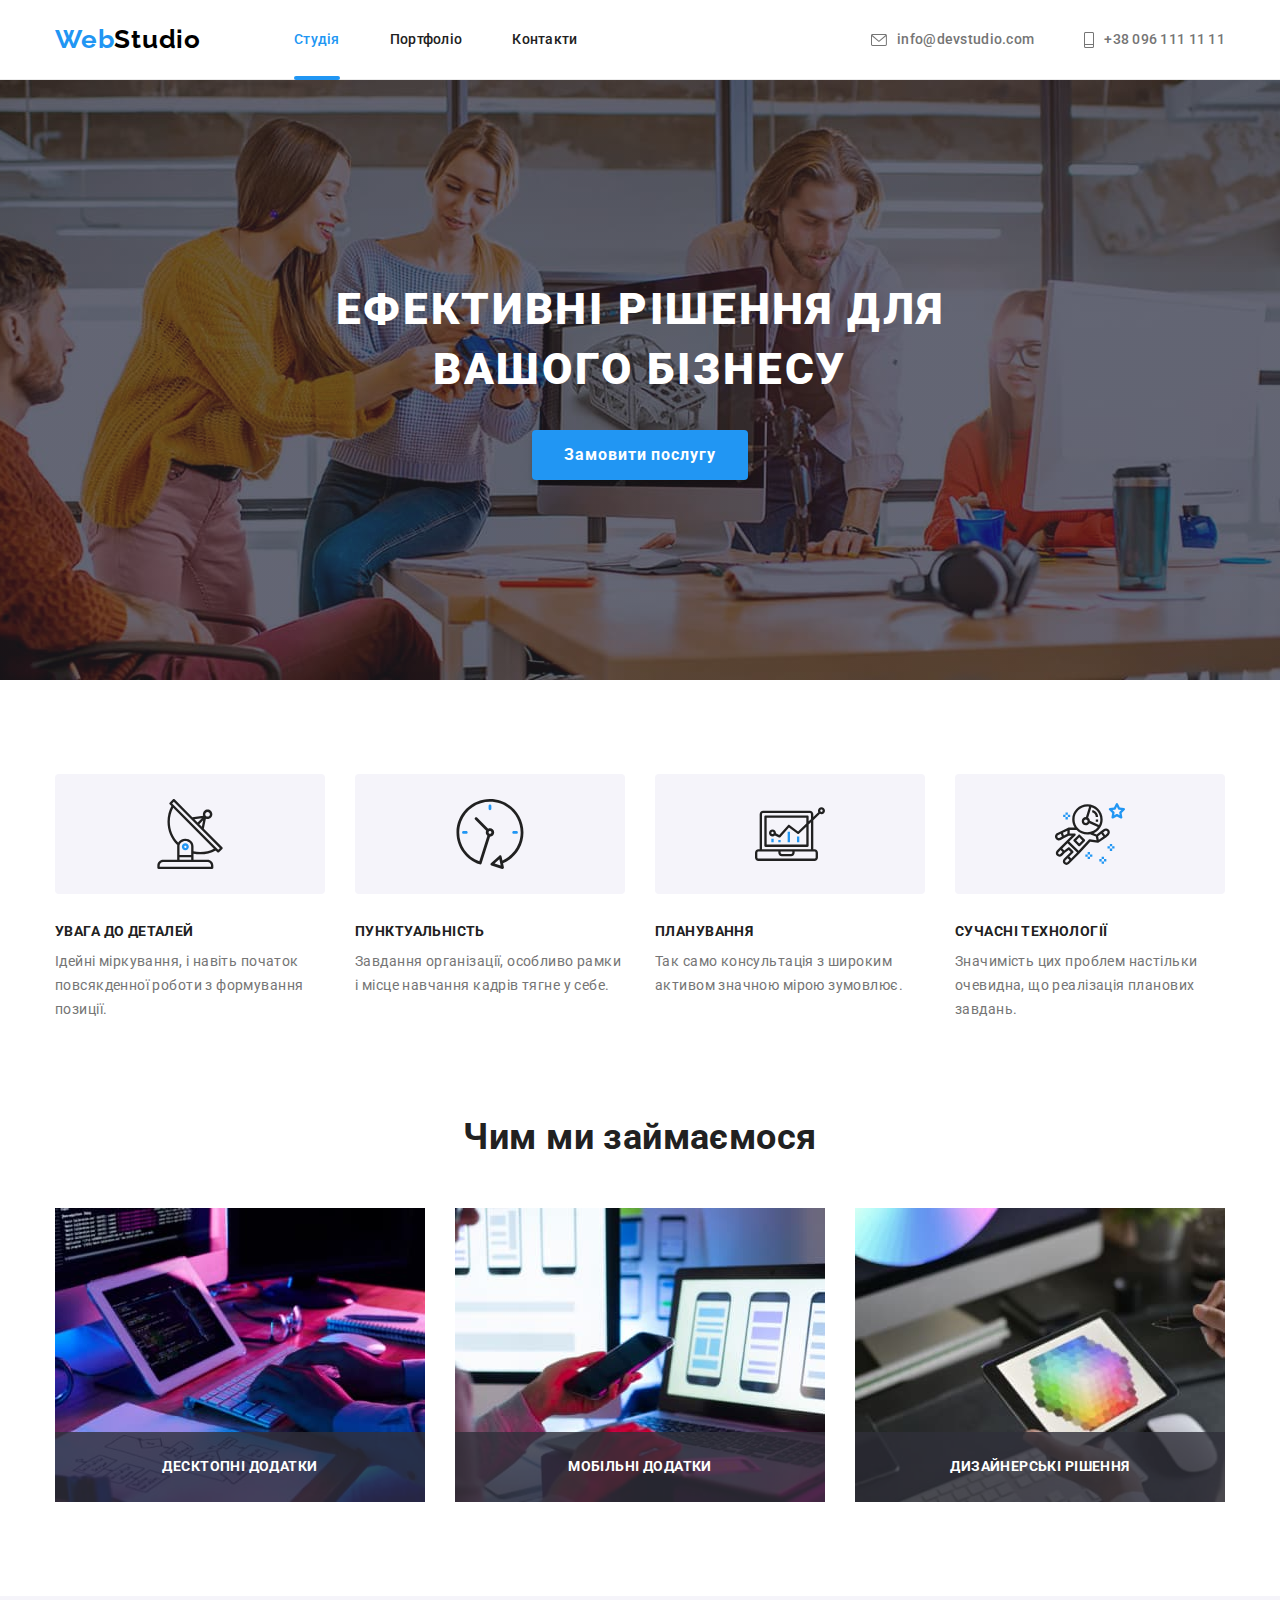
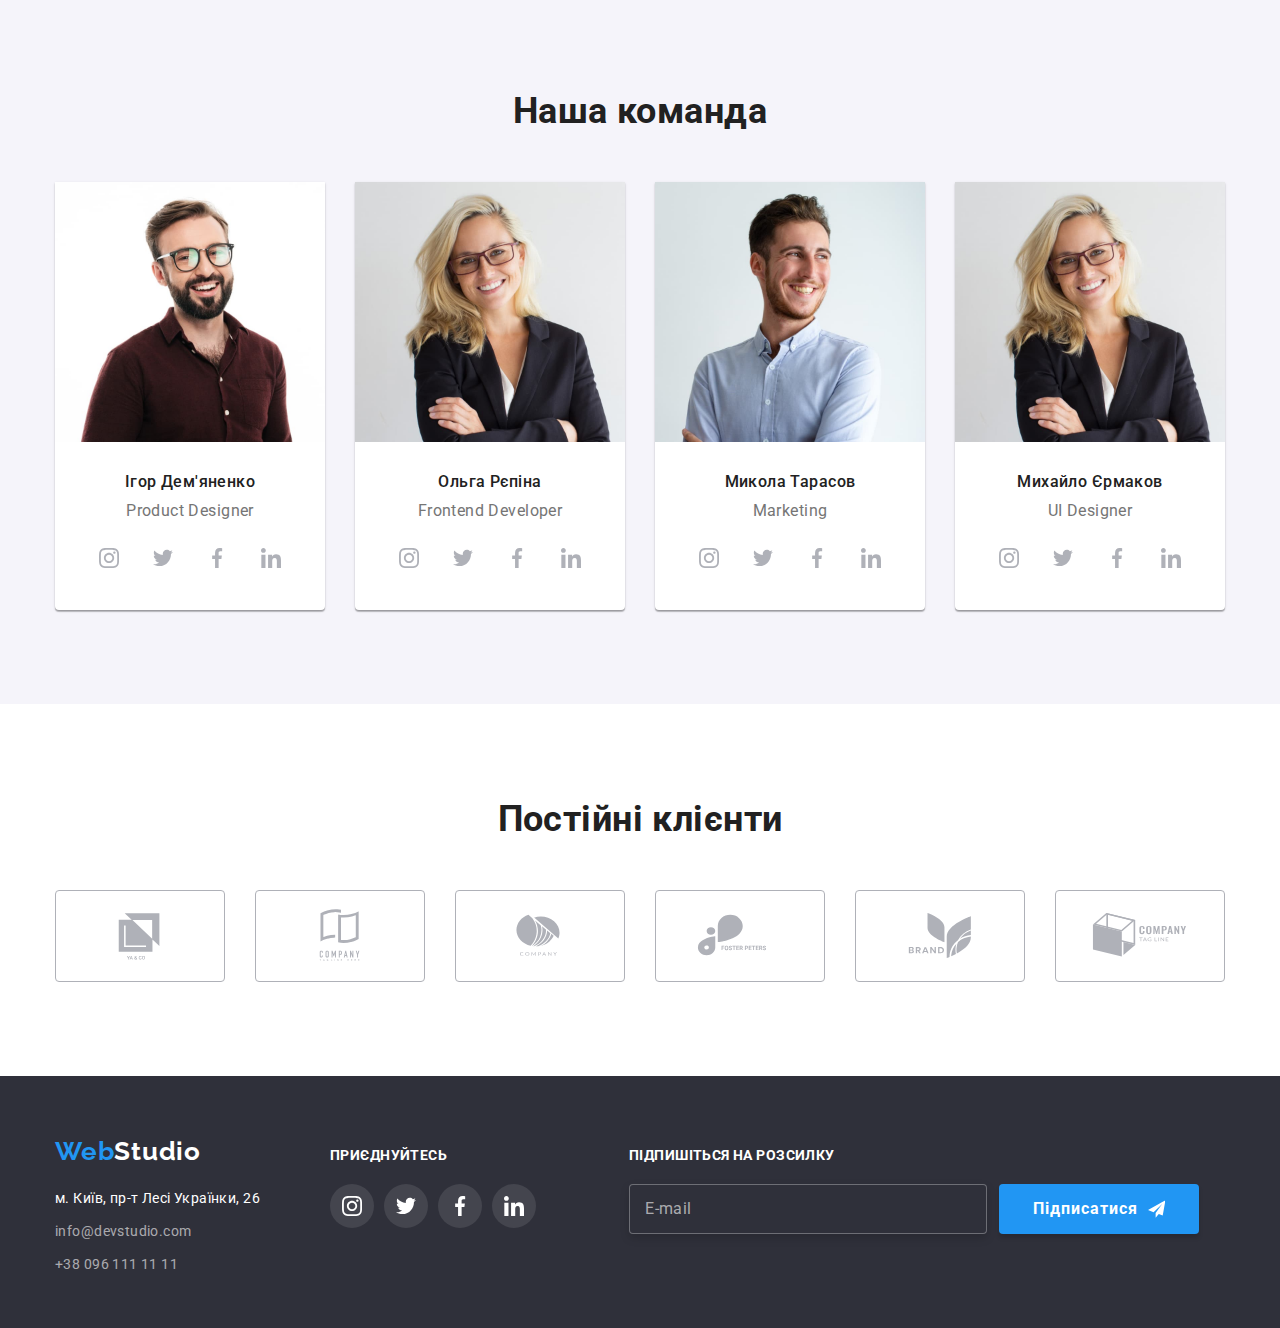
<file: index.html>
<!DOCTYPE html>
<html lang="uk">
<head>
    <meta charset="UTF-8">
    <meta http-equiv="X-UA-Compatible" content="IE=edge">
    <meta name="viewport" content="width=device-width, initial-scale=1.0">
    <title>Студія</title>

    <link rel="preconnect" href="https://fonts.googleapis.com">
    <link rel="preconnect" href="https://fonts.gstatic.com" crossorigin>
    <link href="https://fonts.googleapis.com/css2?family=Raleway:wght@700&family=Roboto:wght@400;500;700;900&display=swap" rel="stylesheet">
    
    <link rel="stylesheet" href="https://cdnjs.cloudflare.com/ajax/libs/modern-normalize/1.1.0/modern-normalize.min.css">
    <link rel="stylesheet" href="./css/styles.css">
</head>
<body>
    <header>
        <div class="container main-nav">
            <a class="logo-item" href="./index.html"><span class="logo-nav"><span class="logo-nav-firstpart">Web</span><span class="logo-nav-twopart">Studio</span></span></a>
        <nav>
        <ul class="site-nav">
            <li><a class="site-nav-item current" href="./index.html">Студія</a></li>
            <li><a class="site-nav-item" href="./portfolio.html">Портфоліо</a></li>
            <li><a class="site-nav-item" href="">Контакти</a></li>
        </ul>

        </nav>
        <ul class="contact-nav">
            <li class="mail-action">
                <a class="site-mail" href="mailto:info@devstudio.com">
                     <svg class="mail-icon">
                     <use href="./images/icons.svg#icon-envelope"></use>
                     </svg>
                     info@devstudio.com
                </a>
            </li>


            <li class="tel-action">
                <a class="site-tel" href="tel:+380961111111">
                     <svg class="tel-icon">
                     <use href="./images/icons.svg#icon-tel"></use>
                     </svg>  
                     +38 096 111 11 11
                </a>
            </li>
        </ul>
      </div>
    </header>
    <main>
    
        <section class="hero overlay section-no-padding">
            <div class="container">
            <h1 class="hero-title">Ефективні рішення для <br>вашого бізнесу</h1>
            <button data-modal-open class="buttom" type="button">Замовити послугу</button>
                 <div data-modal class="backdrop is-hidden">
                    <div class="modal">
                        <button data-modal-close class="close-btn" type="button">
                            <svg class="close-btn-icon" width="11px" height="11px">
                                <use href="./images/icons.svg#close-btn"></use>
                            </svg>
                        </button>
                        <form class="form" autocomplete="off" name="order-form">
                            <b class="form-title">Залиште свої дані, ми вам передзвонимо</b>
                            <ul class="form-list">
                                <li class="form-field">
                                    <input type="text" class="form-input" name="user-name" id="user-name">
                                    <label for="user-name" class="form-label">Ім'я</label>
                                         <svg class="form-icon">
                                            <use href="./images/icons.svg#icon-user-name"></use>
                                         </svg>                                    
                                </li>
                            
                                <li class="form-field">
                                    <input type="tel" class="form-input" name="user-tel" id="user-tel">
                                    <label for="user-tel" class="form-label">Телефон</label>
                                    <svg class="form-icon">
                                        <use href="./images/icons.svg#icon-user-tel"></use>
                                     </svg>
                                </li>

                                <li class="form-field">
                                    <input type="email" class="form-input" name="user-email" id="user-email">
                                    <label for="user-email" class="form-label">Пошта</label>
                                    <svg class="form-icon">
                                        <use href="./images/icons.svg#icon-user-mail"></use>
                                    </svg>
                                </li>

                                <li class="form-field-coment ">
                                    <textarea class="form-input-coment"
                                    name="user-coment" id="user-coment" rows="6"
                                    placeholder="Введіть текст"></textarea>
                                    <label for="user-coment" class="form-label">Коментар</label>
                                </li>                                                           
                            </ul>
                            <div class="form-field-checkbox">
                                <label class="checkbox-label">
                                    <input type="checkbox" class="form-input-checkbox"
                                    name="user-checkbox" id="user-checkbox">   
                                    <span class="checkbox-icon"></span>
                                    Погоджуюся з розсилкою та приймаю<a class="text-privacy-policy" href="#">Умови договору</a>
                                </label>    
                            </div>

                            <button data-modal-open class="buttom-form" type="submit">Відправити</button>
                        </form>
                    </div>
                 </div>
           </div>
        </section>
        <section class="benefits section-no-padding">
            <div class="container">
            <h2 class="visually-hidden">Переваги роботи Студії</h2>
            <ul class="benefits-list">
                <li>
                    <div class="benefits-before">
                        <svg class="benefits-icon">
                            <use href="./images/icons.svg#icon-benefits-a"></use>
                        </svg>
                    </div>
                    <h3 class="benefits-title">УВАГА ДО ДЕТАЛЕЙ</h3>
                    <p class="benefits-text">Ідейні міркування, і навіть початок повсякденної роботи з формування позиції.</p>
                </li>
                <li>
                    <div class="benefits-before">
                        <svg class="benefits-icon">
                            <use href="./images/icons.svg#icon-benefits-b"></use>
                        </svg>
                    </div>
                    <h3 class="benefits-title">ПУНКТУАЛЬНІСТЬ</h3>
                    <p class="benefits-text">Завдання організації, особливо рамки і місце навчання кадрів тягне у себе.</p>
                </li>
                <li>
                    <div class="benefits-before">
                        <svg class="benefits-icon">
                            <use href="./images/icons.svg#icon-benefits-c"></use>
                        </svg>
                    </div>
                    <h3 class="benefits-title">ПЛАНУВАННЯ</h3>
                    <p class="benefits-text">Так само консультація з широким активом значною мірою зумовлює.</p>
                </li>
                <li>
                    <div class="benefits-before">
                        <svg class="benefits-icon">
                            <use href="./images/icons.svg#icon-benefits-d"></use>
                        </svg>
                    </div>
                    <h3 class="benefits-title">СУЧАСНІ ТЕХНОЛОГІЇ</h3>
                    <p class="benefits-text">Значимість цих проблем настільки очевидна, що реалізація планових завдань.</p>
                </li>
            </ul>
            </div>
        </section>
        <section class="work section-no-padding">
            <div class="container">
            <h2 class="secton-title">Чим ми займаємося</h2>
            <ul class="work-list">
                <li>
                    <div class="work-thumb">
                         <img src="./images/case-a.jpg" alt="website development" width="370" height="294">
                         <h3 class="work-title-block work-title">Десктопні додатки</h3>
                    </div>
                </li>
                <li>
                    <div class="work-thumb">
                         <img src="./images/case-b.jpg" alt="development of mobile applications" width="370" height="294">
                         <h3 class="work-title-block work-title">Мобільні додатки</h3>
                    </div>
                </li>
                <li>
                    <div class="work-thumb">
                         <img src="./images/case-c.jpg" alt="website design" width="370" height="294">
                         <h3 class="work-title-block work-title">Дизайнерські рішення</h3>
                    </div>
                </li>
            </ul>
            </div>
        </section>
        <section class="team section-no-padding">
            <div class="container">
            <h2 class="secton-title">Наша команда</h2>
            <ul class="team-list">
                <li class="team-item">
                    <img src="./images/team-a.jpg" alt="Product Designer" width="270" height="260">
                    <div class="team-description">
                    <h3 class="team-title">Ігор Дем'яненко</h3>
                    <p class="team-text">Product Designer</p>            
                    <ul class="team-icon-block">
                            <li>
                                <a class="team-button" href="#">
                                     <svg class="team-icon">
                                    <use href="./images/icons.svg#icon-instagram"></use>
                                     </svg>
                               </a>
                            </li>

                            <li>
                                <a class="team-button" href="#">
                                     <svg class="team-icon">
                                   <use href="./images/icons.svg#icon-twitter"></use>
                                     </svg>
                                </a>
                            </li>

                            <li>
                                <a class="team-button" href="#">
                                     <svg class="team-icon">                                    
                                    <use href="./images/icons.svg#icon-facebook"></use>
                                     </svg>
                                </a>
                            </li>

                            <li>
                                <a class="team-button" href="#">
                                     <svg class="team-icon">
                                    <use href="./images/icons.svg#icon-linkedin"></use>
                                     </svg>
                                </a>
                            </li>
                    </ul>
                    </div>
                </li>
                <li class="team-item">
                    <img src="./images/team-b.jpg" alt="Frontend Developer" width="270" height="260">
                    <div class="team-description">
                    <h3 class="team-title">Ольга Рєпіна</h3>
                    <p class="team-text">Frontend Developer</p>
                    <ul class="team-icon-block">
                        <li>
                            <a class="team-button" href="#">
                                 <svg class="team-icon">
                                <use href="./images/icons.svg#icon-instagram"></use>
                                 </svg>
                           </a>
                        </li>

                        <li>
                            <a class="team-button" href="#">
                                 <svg class="team-icon">
                               <use href="./images/icons.svg#icon-twitter"></use>
                                 </svg>
                            </a>
                        </li>

                        <li>
                            <a class="team-button" href="#">
                                 <svg class="team-icon">                                    
                                <use href="./images/icons.svg#icon-facebook"></use>
                                 </svg>
                            </a>
                        </li>

                        <li>
                            <a class="team-button" href="#">
                                 <svg class="team-icon">
                                <use href="./images/icons.svg#icon-linkedin"></use>
                                 </svg>
                            </a>
                        </li>
                </ul>
                    </div>
                </li>
                <li class="team-item">
                    <img src="./images/team-c.jpg" alt="Marketing" width="270" height="260">
                    <div class="team-description">
                    <h3 class="team-title">Микола Тарасов</h3>
                    <p class="team-text">Marketing</p>
                    <ul class="team-icon-block">
                        <li>
                            <a class="team-button" href="#">
                                 <svg class="team-icon">
                                <use href="./images/icons.svg#icon-instagram"></use>
                                 </svg>
                           </a>
                        </li>

                        <li>
                            <a class="team-button" href="#">
                                 <svg class="team-icon">
                               <use href="./images/icons.svg#icon-twitter"></use>
                                 </svg>
                            </a>
                        </li>

                        <li>
                            <a class="team-button" href="#">
                                 <svg class="team-icon">                                    
                                <use href="./images/icons.svg#icon-facebook"></use>
                                 </svg>
                            </a>
                        </li>

                        <li>
                            <a class="team-button" href="#">
                                 <svg class="team-icon">
                                <use href="./images/icons.svg#icon-linkedin"></use>
                                 </svg>
                            </a>
                        </li>
                </ul>
                    </div>
                </li>
                <li class="team-item">
                    <img src="./images/team-b.jpg" alt="UI Designer" width="270" height="260">
                    <div class="team-description">
                    <h3 class="team-title">Михайло Єрмаков</h3>
                    <p class="team-text">UI Designer</p>
                    <ul class="team-icon-block">
                        <li>
                            <a class="team-button" href="#">
                                 <svg class="team-icon">
                                <use href="./images/icons.svg#icon-instagram"></use>
                                 </svg>
                           </a>
                        </li>

                        <li>
                            <a class="team-button" href="#">
                                 <svg class="team-icon">
                               <use href="./images/icons.svg#icon-twitter"></use>
                                 </svg>
                            </a>
                        </li>

                        <li>
                            <a class="team-button" href="#">
                                 <svg class="team-icon">                                    
                                <use href="./images/icons.svg#icon-facebook"></use>
                                 </svg>
                            </a>
                        </li>

                        <li>
                            <a class="team-button" href="#">
                                 <svg class="team-icon">
                                <use href="./images/icons.svg#icon-linkedin"></use>
                                 </svg>
                            </a>
                        </li>
                </ul>
                    </div>
                </li>
            </ul>
            </div>
        </section>
        <section class="clients section-no-padding">
            <div class="container">
            <h2 class="secton-title">Постійні клієнти</h2>
            <ul class="clients-list">
                <li>
                    <a class="client-button" href="#">
                         <svg class="client-icon">
                        <use href="./images/icons.svg#icon-Logo-a"></use>
                         </svg>
                   </a>
                </li>
                <li>
                    <a class="client-button" href="#">
                         <svg class="client-icon">
                        <use href="./images/icons.svg#icon-Logo-b"></use>
                         </svg>
                   </a>
                </li>
                <li>
                    <a class="client-button" href="#">
                         <svg class="client-icon">
                        <use href="./images/icons.svg#icon-Logo-c"></use>
                         </svg>
                   </a>
                </li>
                <li>
                    <a class="client-button" href="#">
                         <svg class="client-icon">
                        <use href="./images/icons.svg#icon-Logo-d"></use>
                         </svg>
                   </a>
                </li>
                <li>
                    <a class="client-button" href="#">
                         <svg class="client-icon">
                        <use href="./images/icons.svg#icon-Logo-e"></use>
                         </svg>
                   </a>
                </li>
                <li>
                    <a class="client-button" href="#">
                         <svg class="client-icon">
                        <use href="./images/icons.svg#icon-Logo-f"></use>
                         </svg>
                   </a>
                </li>
            </ul>
            </div>
        </section>
    </main>
    <footer>
        <div class="container footer">
            <div class="footer-left">
                 <div class="logo-nav-footer">
                 <a href="./index.html"><span class="logo-nav-firstpart">Web</span><span class="logo-nav-twopart-footer">Studio</span></a>
                 </div>
                 <address>
                 <ul class="address">
                     <li><a class="address-text" href="#">м. Київ, пр-т Лесі Українки, 26</a></li>
                     <li><a class="address-mail" href="mailto:info@devstudio.com">info@devstudio.com</a></li>
                     <li><a class="address-tel" href="tel:+380961111111">+38 096 111 11 11</a></li>
                 </ul>
                 </address>
            </div>
            <div class="footer-center">
                 <p class="text-invitation">приєднуйтесь</p>
                         
                 <ul class="invitation-button-list">
                     <li>
                         <a class="invitation-button" href="#">
                             <svg class="invitation-icon">
                             <use href="./images/icons.svg#icon-instagram"></use>
                             </svg>
                         </a>
                     </li>

                     <li>
                         <a class="invitation-button" href="#">
                             <svg class="invitation-icon">
                             <use href="./images/icons.svg#icon-twitter"></use>
                             </svg>
                         </a>
                     </li>

                     <li>
                         <a class="invitation-button" href="#">
                             <svg class="invitation-icon">                                    
                             <use href="./images/icons.svg#icon-facebook"></use>
                             </svg>
                         </a>
                     </li>

                      <li>
                         <a class="invitation-button" href="#">
                             <svg class="invitation-icon">
                             <use href="./images/icons.svg#icon-linkedin"></use>
                             </svg>
                         </a>
                     </li>
                  </ul>                  
             </div>
             <div class="footer-right">
                <p class="text-invitation">Підпишіться на розсилку</p>
                <form class="subscription-form" autocomplete="off" name="subscription-form">
                    <input type="email" class="subscription-form-input" name="user-email" id="subscription-form-input">
                    <label for="subscription-form-input" class="subscription-form-label">E-mail</label>
                    <button data-modal-open class="buttom-subscription" type="submit">
                        <span class="buttom-subscription-text">Підписатися</span>
                        <svg class="icon-subscription">
                            <use href="./images/icons.svg#icon-subscription"></use>
                        </svg>  
                    </button>
                </form>                
             </div>      
    
        </div>
    </footer>
    <script src="./js/modal.js"></script>
</body>
</html>
</file>
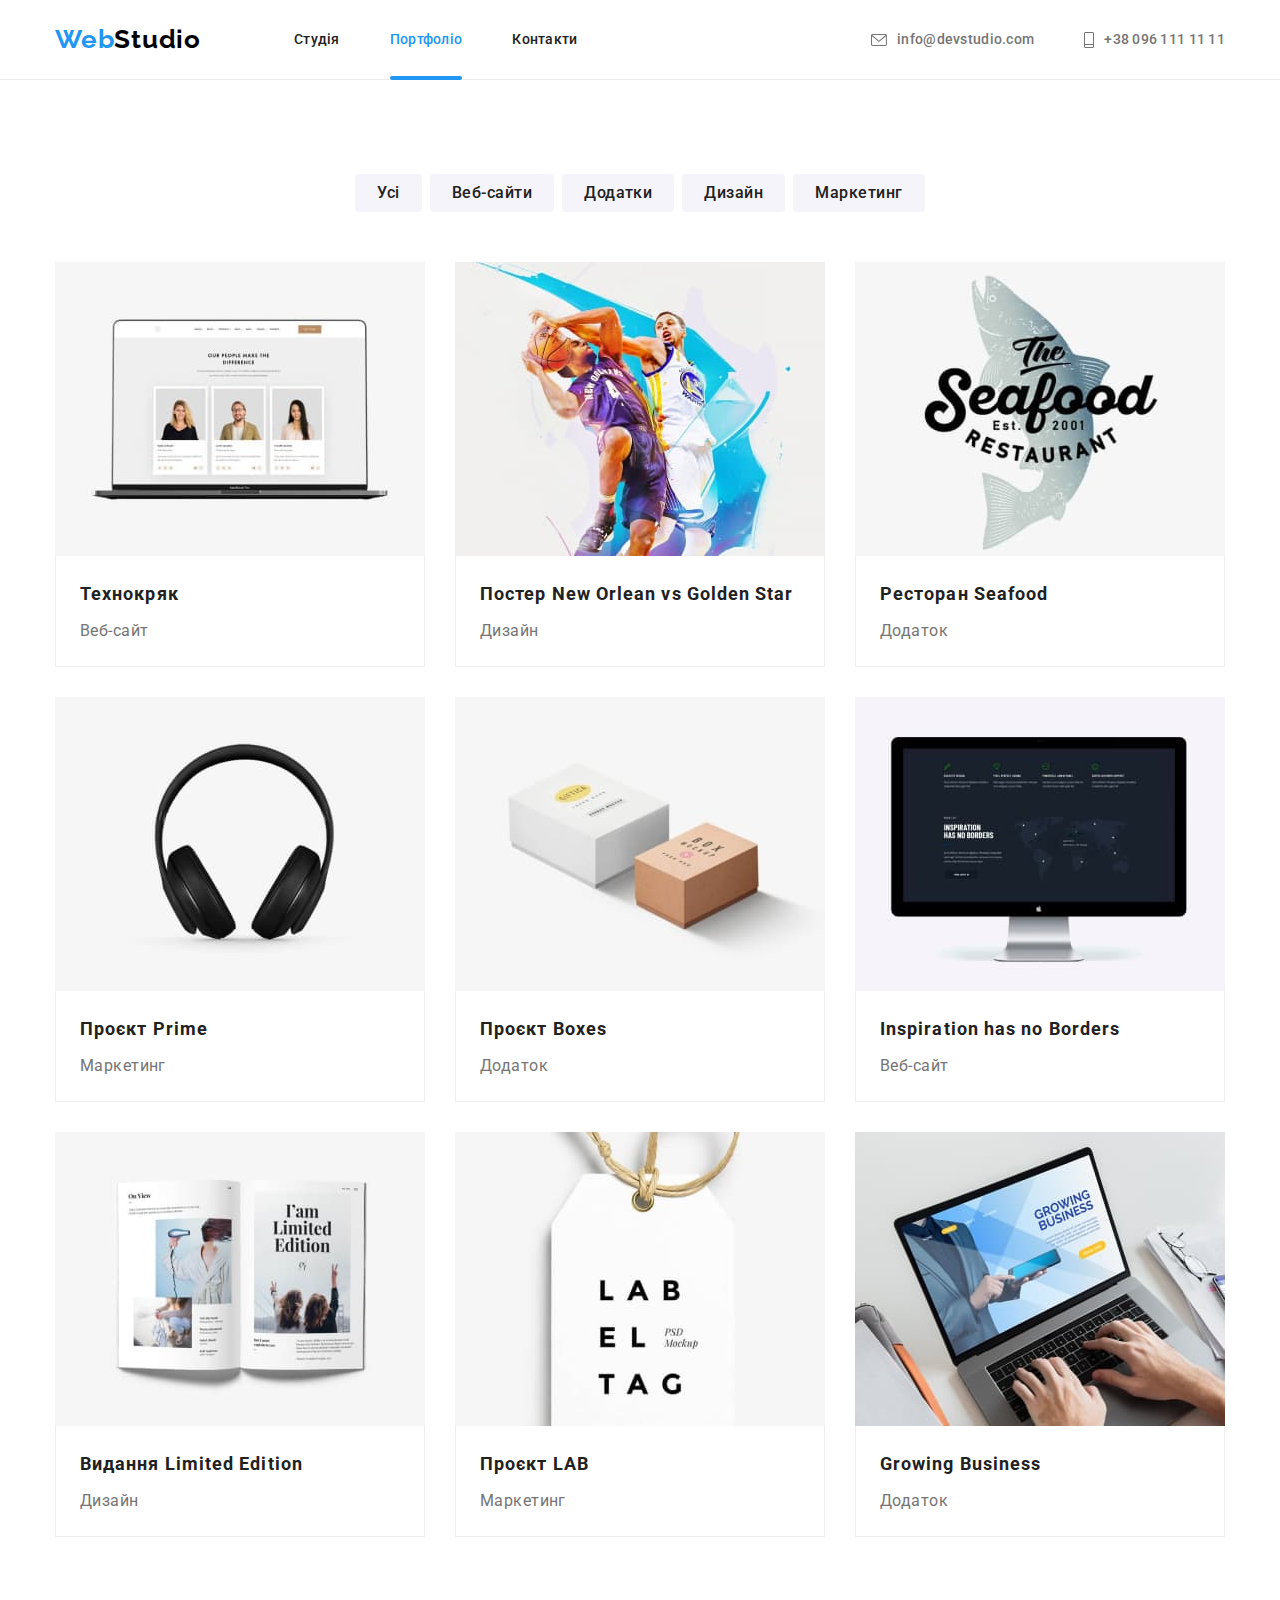
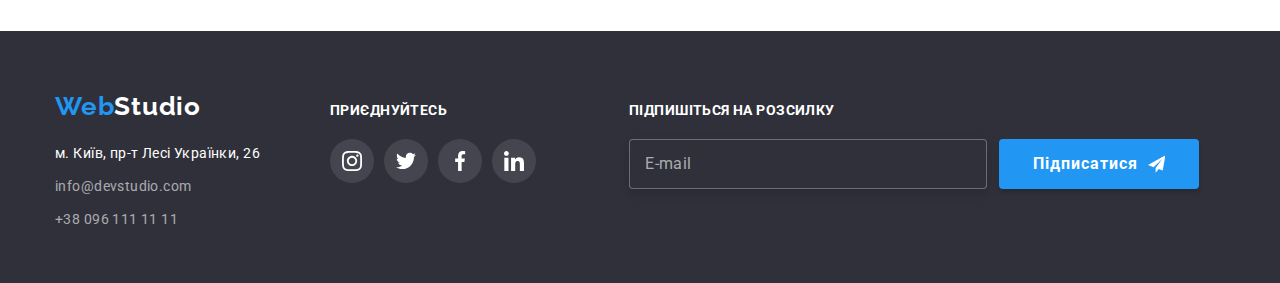
<file: portfolio.html>
<!DOCTYPE html>
<html lang="uk">
<head>
    <meta charset="UTF-8">
    <meta http-equiv="X-UA-Compatible" content="IE=edge">
    <meta name="viewport" content="width=device-width, initial-scale=1.0">
    <title>Студія</title>

    <link rel="preconnect" href="https://fonts.googleapis.com">
    <link rel="preconnect" href="https://fonts.gstatic.com" crossorigin>
    <link href="https://fonts.googleapis.com/css2?family=Raleway:wght@700&family=Roboto:wght@400;500;700;900&display=swap" rel="stylesheet">
    
    <link rel="stylesheet" href="https://cdnjs.cloudflare.com/ajax/libs/modern-normalize/1.1.0/modern-normalize.min.css">
    <link rel="stylesheet" href="./css/styles.css">
</head>
<body>
    <header>
        <div class="container main-nav">
            <a class="logo-item" href="./index.html"><span class="logo-nav"><span class="logo-nav-firstpart">Web</span><span class="logo-nav-twopart">Studio</span></span></a>
        <nav>
        <ul class="site-nav">
            <li><a class="site-nav-item" href="./index.html">Студія</a></li>
            <li><a class="site-nav-item current" href="">Портфоліо</a></li>
            <li><a class="site-nav-item" href="">Контакти</a></li>
        </ul>

        </nav>
        <ul class="contact-nav">
            <li class="mail-action">
                <a class="site-mail" href="mailto:info@devstudio.com">
                     <svg class="mail-icon">
                     <use href="./images/icons.svg#icon-envelope"></use>
                     </svg>
                     info@devstudio.com
                </a>
            </li>

            <li class="tel-action">
                <a class="site-tel" href="tel:+380961111111">
                     <svg class="tel-icon">
                     <use href="./images/icons.svg#icon-tel"></use>
                     </svg>  
                     +38 096 111 11 11
                </a>
            </li>
        </ul>
      </div>
    </header>
 <main>
     <section class="portfolio section-no-padding">
        <div class="container">
        <h1 class="visually-hidden">Групи проектів нашої Студії</h1>
    
         <ul class="filtr-list">
             <li><button class="buttom-filtr" type="button">Усі</button></li>
             <li><button class="buttom-filtr" type="button">Веб-сайти</button></li>
             <li><button class="buttom-filtr" type="button">Додатки</button></li>
             <li><button class="buttom-filtr" type="button">Дизайн</button></li>
             <li><button class="buttom-filtr" type="button">Маркетинг</button></li>

         </ul>

        <ul class="project-list">
             <li class="project-element">
                <a href="#">
                    <div class="project-thumb">
                         <img src="./images/tehnokryak.jpg" alt="Tehnokryak" width="370" height="294">
                         <div class="project-overlay">
                         <p class="project-overlay-description">Ресурс пропонує комплексні пропозиції з різним рівнем функціоналу та сервісів. Все це дозволить відвідувачу отримати вичерпні відомості про компанію чи приватну особу.</p>
                         </div>
                    </div>
                    <div class="project-description">
                    <h2 class="project-title">Технокряк</h2>
                    <p class="project-text">Веб-сайт</p>
                    </div>
                </a>
             </li>
             <li class="project-element">
                <a href="#">
                     <div class="project-thumb">
                         <img src="./images/poster.jpg" alt="Poster" width="370" height="294">
                         <div class="project-overlay">
                         <p class="project-overlay-description">Ресурс пропонує комплексні пропозиції з різним рівнем функціоналу та сервісів. Все це дозволить відвідувачу отримати вичерпні відомості про компанію чи приватну особу.</p>
                         </div>
                     </div>
                 <div class="project-description">
                 <h2 class="project-title">Постер New Orlean vs Golden Star</h2>
                 <p class="project-text">Дизайн</p>
                 </div>
                </a>
             </li>
              <li class="project-element">
                <a href="#">
                     <div class="project-thumb">
                         <img src="./images/restoran.jpg" alt="Restoran" width="370" height="294">
                         <div class="project-overlay">
                         <p class="project-overlay-description">Ресурс пропонує комплексні пропозиції з різним рівнем функціоналу та сервісів. Все це дозволить відвідувачу отримати вичерпні відомості про компанію чи приватну особу.</p>
                         </div>
                     </div>
                 <div class="project-description">
                 <h2 class="project-title">Ресторан Seafood</h2>
                 <p class="project-text">Додаток</p>
                 </div>
                </a>
               </li>
               <li class="project-element">
                <a href="#">
                    <div class="project-thumb">
                         <img src="./images/prime.jpg" alt="Project prime" width="370" height="294">
                         <div class="project-overlay">
                         <p class="project-overlay-description">Ресурс пропонує комплексні пропозиції з різним рівнем функціоналу та сервісів. Все це дозволить відвідувачу отримати вичерпні відомості про компанію чи приватну особу.</p>
                         </div>
                   </div>
                 <div class="project-description">
                 <h2 class="project-title">Проєкт Prime</h2>
                 <p class="project-text">Маркетинг</p>
                 </div>
                </a>
             </li>
             <li class="project-element">
                <a href="#">
                    <div class="project-thumb">
                         <img src="./images/boxes.jpg" alt="Project boxes" width="370" height="294">
                         <div class="project-overlay">
                            <p class="project-overlay-description">Ресурс пропонує комплексні пропозиції з різним рівнем функціоналу та сервісів. Все це дозволить відвідувачу отримати вичерпні відомості про компанію чи приватну особу.</p>
                         </div>
                    </div>
                 <div class="project-description">
                 <h2 class="project-title">Проєкт Boxes</h2>
                 <p class="project-text">Додаток</p>
                 </div>
                </a>
             </li>
             <li class="project-element">
                <a href="#">
                    <div class="project-thumb">
                         <img src="./images/inspiration.jpg" alt="Inspiration" width="370" height="294">
                         <div class="project-overlay">
                            <p class="project-overlay-description">Ресурс пропонує комплексні пропозиції з різним рівнем функціоналу та сервісів. Все це дозволить відвідувачу отримати вичерпні відомості про компанію чи приватну особу.</p>
                         </div>
                    </div>
                 <div class="project-description">
                 <h2 class="project-title">Inspiration has no Borders</h2>
                 <p class="project-text">Веб-сайт</p>
                 </div>
                </a>
             </li>
             <li class="project-element">
                <a href="#">
                    <div class="project-thumb">
                         <img src="./images/vydannya-limited.jpg" alt="Vydannya-limited" width="370" height="294">
                         <div class="project-overlay">
                            <p class="project-overlay-description">Ресурс пропонує комплексні пропозиції з різним рівнем функціоналу та сервісів. Все це дозволить відвідувачу отримати вичерпні відомості про компанію чи приватну особу.</p>
                         </div>
                    </div>
                 <div class="project-description">
                 <h2 class="project-title">Видання Limited Edition</h2>
                 <p class="project-text">Дизайн</p>
                 </div>
                </a>
             </li>
              <li class="project-element">
                <a href="#">
                    <div class="project-thumb">
                         <img src="./images/projekt-lab.jpg" alt="Projekt-lab" width="370" height="294">
                         <div class="project-overlay">
                            <p class="project-overlay-description">Ресурс пропонує комплексні пропозиції з різним рівнем функціоналу та сервісів. Все це дозволить відвідувачу отримати вичерпні відомості про компанію чи приватну особу.</p>
                         </div>
                    </div>
                 <div class="project-description">
                 <h2 class="project-title">Проєкт LAB</h2>
                 <p class="project-text">Маркетинг</p>
                </div>
                </a>
             </li>
             <li class="project-element">
                <a href="#">
                    <div class="project-thumb">
                         <img src="./images/growing-business.jpg" alt="Growing-business" width="370" height="294">
                         <div class="project-overlay">
                            <p class="project-overlay-description">Ресурс пропонує комплексні пропозиції з різним рівнем функціоналу та сервісів. Все це дозволить відвідувачу отримати вичерпні відомості про компанію чи приватну особу.</p>
                         </div>
                    </div>
                 <div class="project-description">
                 <h2 class="project-title">Growing Business</h2>
                 <p class="project-text">Додаток</p>
                 </div>
                </a>
             </li>
         </ul>
        </div>
     </section>

 </main>
    <footer>
        <div class="container footer">
            <div class="footer-left">
                 <div class="logo-nav-footer">
                 <a href="./index.html"><span class="logo-nav-firstpart">Web</span><span class="logo-nav-twopart-footer">Studio</span></a>
                 </div>
                 <address>
                 <ul class="address">
                     <li><a class="address-text" href="#">м. Київ, пр-т Лесі Українки, 26</a></li>
                     <li><a class="address-mail" href="mailto:info@devstudio.com">info@devstudio.com</a></li>
                     <li><a class="address-tel" href="tel:+380961111111">+38 096 111 11 11</a></li>
                 </ul>
                 </address>
            </div>
            <div class="footer-center">
                <p class="text-invitation">приєднуйтесь</p>
                        
                <ul class="invitation-button-list">
                    <li>
                        <a class="invitation-button" href="#">
                            <svg class="invitation-icon">
                            <use href="./images/icons.svg#icon-instagram"></use>
                            </svg>
                        </a>
                    </li>

                    <li>
                        <a class="invitation-button" href="#">
                            <svg class="invitation-icon">
                            <use href="./images/icons.svg#icon-twitter"></use>
                            </svg>
                        </a>
                    </li>

                    <li>
                        <a class="invitation-button" href="#">
                            <svg class="invitation-icon">                                    
                            <use href="./images/icons.svg#icon-facebook"></use>
                            </svg>
                        </a>
                    </li>

                     <li>
                        <a class="invitation-button" href="#">
                            <svg class="invitation-icon">
                            <use href="./images/icons.svg#icon-linkedin"></use>
                            </svg>
                        </a>
                    </li>
                 </ul>                 
            </div>
            <div class="footer-right">
                <p class="text-invitation">Підпишіться на розсилку</p>
                <form class="subscription-form" autocomplete="off" name="subscription-form">
                    <input type="email" class="subscription-form-input" name="user-email" id="subscription-form-input">
                    <label for="subscription-form-input" class="subscription-form-label">E-mail</label>
                    <button data-modal-open class="buttom-subscription" type="submit">
                        <span class="buttom-subscription-text">Підписатися</span>
                        <svg class="icon-subscription">
                            <use href="./images/icons.svg#icon-subscription"></use>
                        </svg>  
                    </button>
                </form>                
             </div>      
        </div>
    </footer>
</body>
</html>
</file>
<file: css/styles.css>
/* Загальні налаштування*/
:root {
    
    --primary-text-color: #757575;
    --title-text-color: #212121;
    --accent-color: #2196F3;
    --hero-text-color: #FFFFFF;
    --hero-bg-color:#2F303A;
    --logo-twopart-color: #000000;
    --tel-mail-footer: rgba(255, 255, 255, 0.6);
    --team-bg-color: #F5F4FA;
    --buttom-bg-color: #188ce8;
    --buttom-shadow-color: rgba(0, 0, 0, 0.15);
    --second-font: 'Raleway', sans-serif;
}
html {
    box-sizing: border-box;
    /*width: 1600px; */
}

body {
    
    color: var(--primary-text-color);   
    font-family: 'Roboto', sans-serif;
    font-size: 14px;
    letter-spacing: 0.03em;
}

h1, h2, h3, h4, h5, h6, p, ul {
    margin-top: 0;
    margin-bottom: 0;
}

img {
    display: block;
}
.container {
    width: 1200px;
    margin: 0 auto;
    padding-left: 15px;
    padding-right: 15px;
    
}
.section-no-padding {
    padding-top: 0;
    padding-bottom: 0;
}

.secton-title {
    font-weight: 700;
    font-size: 36px;
    line-height: 1.17;
    color: var(--title-text-color);
    margin-bottom: 50px;
    text-align: center;
}

.visually-hidden {
    position: absolute;
    width: 1px;
    height: 1px;
    margin: -1px;
    border: 0;
    padding: 0;  
    white-space: nowrap;
    clip-path: inset(100%);
    clip: rect(0 0 0 0);
    overflow: hidden;
}

a {
    text-decoration: none;
}

a:hover,
a:focus {
    color: var(--accent-color);

    transition: 250ms cubic-bezier(0.4, 0, 0.2, 1);
}


li {
    list-style: none;
}
        
        /*     Header*/
header {
    background-color: var(--hero-text-color);
    border-bottom: 1px solid #ECECEC;
    border-color: #ECECEC;

    height: 80px;
}



        /* Навігація*/


.logo-nav {
    min-width: 145px;
    min-height: 31px;
} 

.logo-nav-firstpart {
    color: var(--accent-color);
}
            
.logo-nav-twopart {
    color: var(--logo-twopart-color);
}

.logo-nav-firstpart,
.logo-nav-twopart,
.logo-nav-twopart-footer {
    font-family: var(--second-font);
    font-weight: 700;
    font-size: 26px;
    line-height: 1.19;
    letter-spacing: 0.03em;
    }

.site-nav-item
{
    font-weight: 500;
    line-height: 1.14;
    letter-spacing: 0.02em;
    color: var(--title-text-color);

    position: relative;
}

.current {
    color: var(--accent-color);
}

.main-nav {
    display: flex;
    align-items: center;
    /*justify-content: space-between;*/
} 
.site-nav-item.current::after {
    content: "";
    position: absolute;
    bottom: 0;

    display: block;
    width: 100%;
    height: 4px;

    border-radius: 2px;
    background-color: var(--accent-color);
}
.site-nav {
    display: flex;
    padding-left: 0;
}

.contact-nav {
    display: flex;
    padding-left: 0;
    margin-left: auto;
}

.site-nav-item,
.site-mail,
.site-tel,
.logo-item {
    display: block;
    display: flex;
    align-items: center; 
    padding-top: 32px;
    padding-bottom: 32px;

}

.site-nav li,
.contact-nav li,
.logo-item {
    margin-right: 50px;
}


.logo-item {
    padding-top: 24px;
    padding-bottom: 25px;
    margin-right: 93px;
    margin-left: 0;
}


.site-nav li:last-child,
.contact-nav li:last-child {
    margin-right: 0;
}

/*Телефон і mail*/
.site-tel, .site-mail {
    font-weight: 500;
    line-height: 1.14;
    letter-spacing: 0.02em;
}

.site-tel,
.site-mail {
    color: var(--primary-text-color);
}
/*
.mail-before {

    display: inline-block;
    width: 16px;
    height: 12px;
    align-items: center;
    justify-content: center;
    margin-right: 10px;

}
*/

.mail-icon {

    width: 16px;
    height: 12px;
    margin-right: 10px;
    background-size: cover;
    background-position: center;
    align-items: center;
    justify-content: center;
    fill: #757575;
}

.mail-action,
.tel-action {
    display: block;
    display: flex;
    align-items: center;
    justify-content: center;
}

.tel-icon {

    width: 10px;
    height: 16px;
    margin-right: 10px;
    background-size: cover;
    background-position: center;
    align-items: center;
    justify-content: center;
    fill: #757575;
}

.site-mail:hover > .mail-icon,
.site-mail:focus > .mail-icon,
.site-tel:hover > .tel-icon,
.site-tel:focus > .tel-icon {
    fill: var(--accent-color);
    cursor: pointer;

    transition: 250ms cubic-bezier(0.4, 0, 0.2, 1);
}


/*
.mail-icon:hover,
.mail-icon:focus,
.tel-icon:hover,
.tel-icon:focus,
.site-mail:hover,
.site-mail:focus,
.site-tel:hover,
.site-tel:focus
 {
    fill: var(--accent-color);
    cursor: pointer;
}

/*
.site-mail::before {
    display: inline-block;
    align-items: center;

    content: "";
    width: 16px;
    height: 12px;
    margin-right: 10px;

    background-color: var(--team-bg-color);
    background-image: url(../images/envelope\ \(hover\).svg);    
    background-size: contain;
    background-repeat: no-repeat;
    background-position: center;
    }

.site-tel::before {
    display: inline-block;
    align-items: center;
    
    content: "";
    width: 10px;
    height: 16px;
    margin-right: 10px;
    
    background-color: var(--team-bg-color);
    background-image: url();    
    background-size: contain;
    background-repeat: no-repeat;
    background-position: center;
    }
*/


/* Hero*/

.hero {
    /*background-color: var(--hero-bg-color);*/
    text-align: center;
    padding-top: 200px;
    padding-bottom: 200px;
}

.overlay {
    height: 600px;
    max-width: 1600px;
    margin-left: auto;
    margin-right: auto;

    background-color: rgba(196, 196, 196, 1);

    background-image: linear-gradient(rgba(47, 48, 58, 0.4), rgba(47, 48, 58, 0.4)),
    url(../images/hero.jpg);

    background-repeat: no-repeat;
    background-size: cover;
    background-position: center;
}


.hero-title { 
    font-weight: 900;
    font-size: 44px;
    line-height: 1.36;
    letter-spacing: 0.06em;
    text-transform: uppercase;
    color: var(--hero-text-color);
    margin-bottom: 30px;
}
    
.buttom {
    display: inline-block;
    min-width: 216px;
    min-height: 50px;
    align-items: center;
    justify-content: center;
       
    font-family: inherit;
    font-weight: 700;
    font-size: 16px;
    line-height: 1.87;
    letter-spacing: 0.06em;
    color: var(--hero-text-color);
    background-color: var(--accent-color);
    cursor: pointer;

    text-align: center;

    border-radius: 4px;
    border: 0;
    box-shadow: 0px 4px 4px var(--buttom-shadow-color);
      
}

.buttom:hover,
.buttom:focus {
    background-color: var(--buttom-bg-color);    

    transition: 250ms cubic-bezier(0.4, 0, 0.2, 1);
}

/*Модальне вікно*/

.backdrop {
    position: fixed;
    top: 0;
    left: 0;

    width: 100%;
    height: 100%;

    background-color: rgba(0, 0, 0, 0.2);

    opacity: 1;
    visibility: visible;
    pointer-events: initial;

    transition: opacity 250ms, visibility 250ms, cubic-bezier(0.4, 0, 0.2, 1);
}

.modal {
    position: absolute;

    top: 50%;
    left: 50%;
     
    min-height: 581px;
    min-width: 528px;
    
    background-color: var(--hero-text-color);
    
    transition:  transform 250ms, cubic-bezier(0.4, 0, 0.2, 1);
    
    transform: translate(-50%, -50%) scale(1);
}


.backdrop.is-hidden {
    visibility: hidden;
    opacity: 0;
    pointer-events: none;
}

.backdrop.is-hidden .modal {
    transform: translate(-50%, -50%) scale(0.9);
}

.close-btn {
    position: absolute;
    top: 8px;
    right: 8px;

    display: flex;

    width: 30px;
    height: 30px;

    border: 1px solid rgba(0, 0, 0, 0.1);
    border-radius: 50%;
    background-color: var(--hero-text-color);
    align-items: center;
    justify-content: center;
    background-position: center;

    cursor: pointer;
}

.close-btn-icon {
    
    padding: 0;
    margin: 0;
    
    align-items: center;
    justify-content: center;
}
.close-btn:hover > .close-btn-icon,
.close-btn:focus > .close-btn-icon {
    fill: var(--accent-color);

    transition: 250ms cubic-bezier(0.4, 0, 0.2, 1);
}

.form {
    padding: 40px;
}

.form-title {
    font-weight: 700;
    font-size: 20px;
    line-height: 1.15;
        
    color: var(--title-text-color);
    
    display: block;
    margin-bottom: 12px;
}

.form-list {
    display: block;
    padding: 0;
    margin-bottom: 20px;
}

.form-field {
    display: block;
    
    width: 448px;
    height: 58px;
    margin-bottom: 10px;
    position: relative;    
}

.form-field-coment{
    display: block;

    width: 448px;
    height: 138px;
    position: relative;    
}

.form-input {
    outline: transparent;
    margin: 0;
    width: 100%;
    height: 40px;
    padding: 11px 12px 11px 42px;
        
    border: 1px solid rgba(33, 33, 33, 0.2);
    border-radius: 4px;
    position: relative;
    transform: translateY(18px);       
}

.form-icon {
    padding: 0;
    margin: 0;

    position: absolute;
    top: 50%;
    left: 12px;

    display: flex;
    display: block;

    width: 18px;
    height: 18px;

    align-items: center;
    justify-content: center;
}

.form-field:focus-within > .form-icon {
    fill: var(--accent-color);

    transition: 250ms cubic-bezier(0.4, 0, 0.2, 1);
}

.form-input-coment {
    outline: transparent;
    margin: 0;

    width: 100%;
    height: 120px;
    padding: 12px 16px;
    resize: none;
   
    border: 1px solid rgba(33, 33, 33, 0.2);
    border-radius: 4px;
    position: relative;
    transform: translateY(18px);   
    
 }

 .form-input-coment::placeholder {
    font-weight: 400;
    font-size: 12px;
    line-height: 14px;
    letter-spacing: 0.01em;

    color: rgba(117, 117, 117, 0.5);
    display: block;
    position: absolute;
    top: 12px;    
}

.form-input:focus,
.form-input-coment:focus,
.subscription-form-input:focus {
    border-color: var(--accent-color);

    transition: 250ms cubic-bezier(0.4, 0, 0.2, 1);
}

.form-label {
    font-weight: 400;
    font-size: 12px;
    line-height: 1.17px;
    letter-spacing: 0.01em;
    color: var(--primary-text-color);
    display: block;
    position: absolute;
    top: 0;
    left: 0;
    height: 14px;
    transform: translateY(50%);
}

.form-field-checkbox {
    width: 423px;
    height: 24px;

    margin-left: 13px;
    margin-bottom: 30px;
    
    display: flex;    
    position: relative;    
}

.form-input-checkbox {
    appearance: none;
    position: absolute;
    margin-right: 7px;  
}

.checkbox-label {
    display: flex;
    font-weight: 400;
    font-size: 14px;
    line-height: 1.71%;
    letter-spacing: 0.03em;

    color: var(--primary-text-color);
    align-items: center;

    transform: translateY(50%);
    cursor: pointer;
}

.text-privacy-policy {
    margin-left: 7px;
    color: var(--accent-color);
    text-decoration: underline;
}


.checkbox-icon {
    display: inline-block;
    width: 16px;
    height: 15px;
    margin-right: 7px;

    border: 2px solid var(--title-text-color);
    border-radius: 4px;
}

.form-input-checkbox:checked + .checkbox-icon {
    background-color: var(--accent-color);
    border-color: var(--accent-color);
    background-image: url("data:image/svg+xml,%3Csvg xmlns='http://www.w3.org/2000/svg' width='13' height='10' fill='none'%3E%3Cpath fill='%23fff' stroke='%23fff' stroke-width='.2' d='m1.957 4.752-.069-.066-.069.065-.888.842-.076.072.076.073 3.496 3.334.069.066.069-.066 7.504-7.158.076-.073-.076-.072-.882-.841-.069-.066-.069.066-6.553 6.246-2.539-2.422Z'/%3E%3C/svg%3E");
    
    background-size: contain;
    background-origin: content-box;
}

.buttom-form {
    display: inline-block;
    min-width: 200px;
    min-height: 50px;
    align-items: center;
    justify-content: center;
       
    font-family: inherit;
    font-weight: 700;
    font-size: 16px;
    line-height: 1.88;
    letter-spacing: 0.06em;
    color: var(--hero-text-color);
    background-color: var(--accent-color);
    cursor: pointer;

    text-align: center;

    border-radius: 4px;
    border: 0;
    box-shadow: 0px 4px 4px var(--buttom-shadow-color);      
}
/* Benefits*/

.benefits {
    padding-top: 94px;
    padding-bottom: 94px;
}

.benefits-title {
    font-weight: 700;
    font-size: 14px;
    line-height: 1.14;
    text-transform: uppercase;
    color: var(--title-text-color);
    margin-bottom: 10px;
}

.benefits-text {
    line-height: 1.71;
}

.benefits-list {
    display: flex;
    padding-left: 0;
}

.benefits-list li {
    width: 270px;
}

.benefits-list li,
.work-list li {
    margin-right: 30px;
}

.benefits-list li:last-child,
.work-list li:last-child,
.clients-list li:last-child {
    margin-right: 0;
}

.benefits-before {
    display: flex;
    height: 120px;
    background-color: var(--team-bg-color);
    border-radius: 4px;
    align-items: center;
    justify-content: center;
    margin-bottom: 30px;
}

.benefits-icon {
    width: 70px;
    height: 70px;
    background-size: cover;
}

/*

.benefits-list li::before {
display: block;
content: "";
height: 120px;
background-color: var(--team-bg-color);
border-radius: 4px;

background-size: contain;
background-repeat: no-repeat;
background-position: center;
}

.benefits-list li:nth-child(1)::before {
background-image: url();
    }

.benefits-list li:nth-child(2)::before {
    background-image: url();
    }

.benefits-list li:nth-child(3)::before {
    background-image: url();
    }

.benefits-list li:nth-child(2)::before {
    background-image: url();
    }
*/


/*Work*/
.work {
    padding-bottom: 94px;
}

.work-list {
    display: flex;
    padding-left: 0;
}

.work-title {
    font-weight: 700;
    font-size: 14px;
    line-height: 1.14;
    text-align: center;
    text-transform: uppercase;
    color: var(--hero-text-color);
}

.work-thumb {
    position: relative;
}

.work-title-block {
    padding-top: 27px;
    padding-bottom: 27px;
    height: 70px;
    width: 100%;
    background: rgba(47, 48, 58, 0.8);

    display: flex;
    
    position: absolute;
    bottom: 0;
    display: inline-block;
    align-items: center;
}
/*Team*/

.team-title {
    font-weight: 500;
    font-size: 16px;
    line-height: 1.19; 
    color: var(--title-text-color);
    margin-bottom: 10px;
    text-align: center;    
}

.team-text {
    font-size: 16px;
    line-height: 1.19;
    text-align: center;
    margin-bottom: 16px;
}

.team {
    padding-top: 94px;
    padding-bottom: 94px;
    background-color: var(--team-bg-color);
}

.team-item {
    background-color: var(--hero-text-color);
    width: 270px;
    }

.team-list {
    display: flex;
    padding-left: 0;
}

.team-item {
    
    margin-right: 30px;
    background: #FFFFFF;
    box-shadow: 0px 1px 3px rgba(0, 0, 0, 0.12), 0px 1px 1px rgba(0, 0, 0, 0.14), 0px 2px 1px rgba(0, 0, 0, 0.2);
    border-radius: 0px 0px 4px 4px;
}

.team-description {
    padding-top: 30px;
    padding-bottom: 30px;
}

.team-icon-block {
    display: flex;
    padding: 0;
    margin: 0;
    list-style: none;
    align-items: center;
    justify-content: center;

    margin-right: 32px;
    margin-left: 32px;
}

.team-button {
    display: flex;
    padding: 0;
    border: 0;
    width: 44px;
    height: 44px;
    color: #AFB1B8;
    border-radius: 50%;
    background-color: var(--hero-text-color);
    align-items: center;
    justify-content: center;
    background-position: center;    
}

.team-icon {
    padding: 0;
    margin: 0;
    width: 20px;
    height: 20px;
    fill: #afb1b8;
    background-size: cover;
}

.team-icon-block li {
margin-right: 10px;
}

.team-icon-block li:last-child {
    margin-right: 0;
}

.team-button:hover,
.team-button:focus {
    background-color: var(--accent-color);

    transition: 250ms cubic-bezier(0.4, 0, 0.2, 1);
}

.team-button:hover > .team-icon,
.team-button:focus > .team-icon {
    fill: var(--hero-text-color);

    transition: 250ms cubic-bezier(0.4, 0, 0.2, 1);
}
/*Clients*/
.clients {
    padding-top: 94px;
    padding-bottom: 94px;
}

.clients-list {
    display: flex;
    padding: 0;
    margin: 0;
    list-style: none;
    align-items: center;
    justify-content: center;
}

.client-button {
    display: flex;
    padding: 0;
    width: 170px;
    height: 92px;
    color: #AFB1B8;
    align-items: center;
    justify-content: center;
    background-position: center;

    border: 1px solid #AFB1B8;
    border-radius: 4px;
}

.client-icon {
    padding: 0;
    margin: 0;
    width: 106px;
    height: 60px;
    fill: #afb1b8;
    background-size: cover;
}

.clients-list li {
    margin-right: 30px;
}

.client-button:hover,
.client-button:focus {
    border-color: var(--accent-color);

    transition: 250ms cubic-bezier(0.4, 0, 0.2, 1);
}

.client-button:hover > .client-icon,
.client-button:hover > .client-icon {
    fill: var(--accent-color);

    transition: 250ms cubic-bezier(0.4, 0, 0.2, 1);
}

/*Footer*/

footer {
    background-color:var(--hero-bg-color);
    height: 252px;
    padding-top: 60px;
    padding-bottom: 60px;
}

.logo-nav-twopart-footer,
.address-text {
    color: var(--hero-text-color);
}

.logo-nav-footer {
    padding-left: 0;
    margin-bottom: 20px;
}

.address {
    padding-left: 0;
}

.address-text,
.address-mail,
.address-tel {
    font-style: normal;
    line-height: 1.71;
    
}

.address li {
    margin-bottom: 9px;
    }

.address li:last-child {
    margin-bottom: 0;
}

.address-mail,
.address-tel {
    color: var(--tel-mail-footer);
}

.footer {
    display: flex;
    align-items: baseline;
}

.text-invitation {
    font-weight: 700;
    font-size: 14px;
    line-height: 1.14;
    text-transform: uppercase;
    color: var(--hero-text-color);
    margin-bottom: 20px;
    text-align: left;
}

.footer-center {
    margin-left: 70px;
}

.invitation-button-list {
    display: flex;
    padding: 0;
    margin: 0;
    list-style: none;
    align-items: center;
    justify-content: center;
}

.invitation-button {
    display: flex;
    padding: 0;
    border: 0;
    width: 44px;
    height: 44px;
    color: var(--hero-text-color);
    border-radius: 50%;
    background-color: rgba(255, 255, 255, 0.1);
    align-items: center;
    justify-content: center;
    background-position: center;
}

.invitation-icon {
    padding: 0;
    margin: 0;
    width: 20px;
    height: 20px;
    fill: var(--hero-text-color);
    background-size: cover;
}

.invitation-button-list li {
    margin-right: 10px;
}

.invitation-button-list li:last-child {
    margin-right: 0;
}

.invitation-button:hover,
.invitation-button:focus {
    background-color: var(--accent-color);

    transition: 250ms cubic-bezier(0.4, 0, 0.2, 1);
}

.footer-right {
    margin-left: 93px;
}

.subscription-form {
    display: flex;
    position: relative;    
}

.subscription-form-input {
    display: block;
    
    outline: transparent;
    margin-right: 12px;
    width: 358px;
    height: 50px;
    padding: 15px 16px 15px 16px;
        
    border: 1px solid rgba(255, 255, 255, 0.3);
    filter: drop-shadow(0px 4px 4px rgba(0, 0, 0, 0.15));
    border-radius: 4px;
    background-color: var(--hero-bg-color);

    font-weight: 400;
    font-size: 16px;
    line-height: 1.25;

    align-items: center;
    letter-spacing: 0.03em;

    color: rgba(255, 255, 255, 0.6);    
}

.subscription-form-label {
    font-weight: 400;
    font-size: 16px;
    line-height: 1.25;

    align-items: center;
    letter-spacing: 0.03em;

    color: rgba(255, 255, 255, 0.6);

    display: block;
    position: absolute;
    top: 15px;
    left: 16px;    
}

.subscription-form-input:focus + .subscription-form-label {
    display: none;
}

.icon-subscription {    
    width: 24px;
    height: 24px;

    padding: 0;
    margin-top: 13px;
    margin-bottom: 13px;
    margin-right: 28px;
        
    align-items: center;
    justify-content: center;
}

.buttom-subscription {
    display: flex;
    width: 200px;
    height: 50px;

    align-items: center;
    justify-content: center;
       
    background-color: var(--accent-color);
    cursor: pointer;

    text-align: center;

    border-radius: 4px;
    border: 0;
    box-shadow: 0px 4px 4px var(--buttom-shadow-color);
}

    .buttom-subscription-text {
    display: block;
    width: 110px;
    height: 30px;
    margin-top: 10px;
    margin-right: 10px;
    margin-bottom: 10px;
    margin-left: 28px;
    
    font-family: inherit;
    font-weight: 700;
    font-size: 16px;
    line-height: 1.88;
    letter-spacing: 0.06em;
    color: var(--hero-text-color);
    align-items: center;
}


/*Buttom-filtr*/

.buttom-filtr {
    font-family: inherit;
    font-weight: 500;
    font-size: 16px;
    line-height: 1.63;
    color: var(--title-text-color);
    letter-spacing: 0.03em;
    background-color: var(--team-bg-color);
    cursor: pointer;
    
    padding: 6px 22px;

    border: 0;

    border-radius: 4px;
    /*border-color: var(--team-bg-color);*/
}

.buttom-filtr:hover,
.buttom-filtr:focus
 {
    color: var(--hero-text-color);
    background-color: var(--accent-color);
    box-shadow: 0px 3px 1px rgba(0, 0, 0, 0.1), 0px 1px 2px rgba(0, 0, 0, 0.08), 0px 2px 2px rgba(0, 0, 0, 0.12);

    transition: 250ms cubic-bezier(0.4, 0, 0.2, 1);
}

.filtr-list {
    display: flex;
    padding-left: 0;
    align-items: center;
    justify-content: center;
    margin-bottom: 50px;
}

.filtr-list li {
    margin-left: 0;
    margin-right: 8px;
    margin-bottom: 0;
}

.filtr-list li:last-child {
    margin-right: 0;
}

/*Projects*/

.project-title {

    font-weight: 700;
    font-size: 18px;
    line-height: 2;
    letter-spacing: 0.06em;
    color: var(--title-text-color);
    margin-bottom: 4px;
}

.project-text {
    font-size: 16px;
    line-height: 1.88;
    color: var(--primary-text-color);
}

.project-list {
    display: flex;
    flex-wrap: wrap;
    padding-left: 0;
}

.project-description {
    box-sizing: border-box;

    border-right: 1px solid #EEEEEE;
    border-left: 1px solid #EEEEEE;
    border-bottom: 1px solid #EEEEEE;

    padding-top: 20px;
    padding-bottom: 20px;
    padding-right: 24px;
    padding-left: 24px;
}

.project-element {
    width: 370px;
    margin-right: 30px;
    margin-bottom: 30px;
}

.project-element:nth-child(3n) {
    margin-right: 0;
}

.project-element:nth-last-child(-n + 3) {
    margin-bottom: 0;
}

.portfolio {
    padding-top: 94px;
    padding-bottom: 94px;
}

.project-element:hover,
.project-element:focus {
    box-shadow: 0px 1px 1px rgba(0, 0, 0, 0.12), 0px 4px 4px rgba(0, 0, 0, 0.06), 1px 4px 6px rgba(0, 0, 0, 0.16);

    transition: 250ms cubic-bezier(0.4, 0, 0.2, 1);
}

.project-thumb {
    position: relative;
    overflow: hidden;
}

.project-overlay {
    padding-top: 63px;
    padding-bottom: 63px;
    padding-left: 24px;
    padding-right: 24px;
    width: 100%;
    background: rgba(33, 150, 243, 0.9);

    position: absolute;
    bottom: 0;
    top: 0;
    display: inline-block;
    align-items: center;
    opacity: 0;
    
    transform: translateY(100%);
    transition: 250ms cubic-bezier(0.4, 0, 0.2, 1);
}

.project-overlay-description {
    font-weight: 400;
    font-size: 18px;
    line-height: 1.56;
    color: var(--hero-text-color);
}

.project-element:hover .project-overlay {
    transform: translateY(0);
    transition: 250ms cubic-bezier(0.4, 0, 0.2, 1);
    opacity: 1; 
}
</file>
